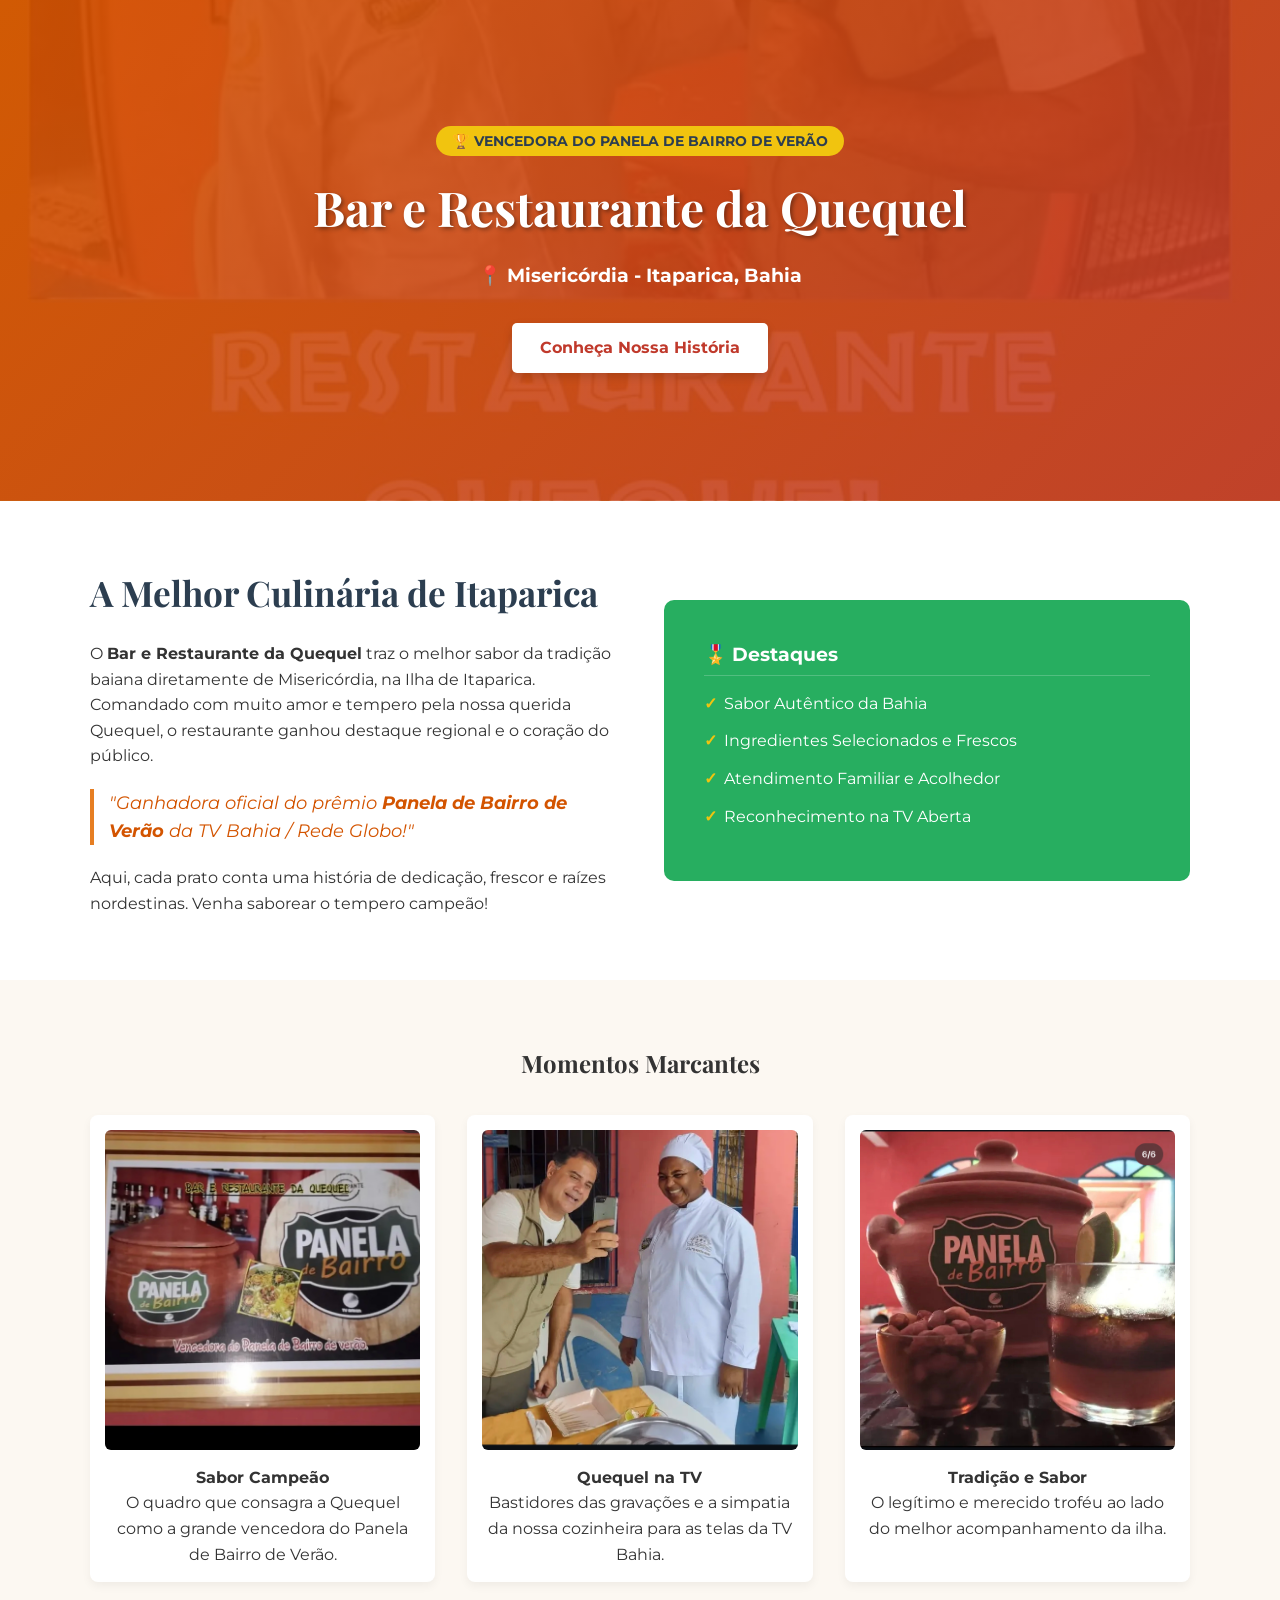
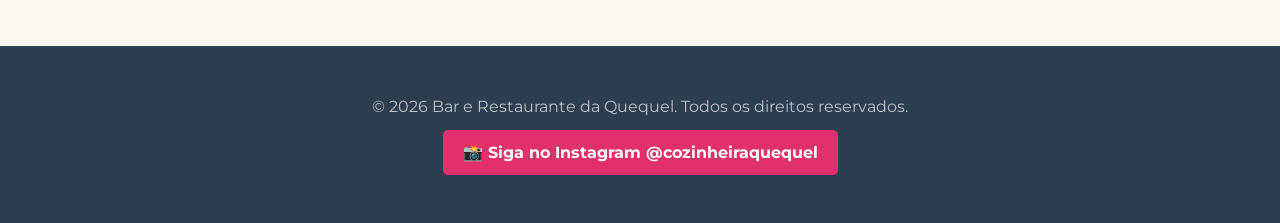
<file: index.html>
<!DOCTYPE html>
<html lang="pt-BR">
<head>
    <meta charset="UTF-8">
    <meta name="viewport" content="width=device-width, initial-scale=1.0">
    <title>Bar e Restaurante da Quequel - Vencedora Panela de Bairro</title>
    
    <link rel="preconnect" href="https://fonts.googleapis.com">
    <link rel="preconnect" href="https://fonts.gstatic.com" crossorigin>
    <link href="https://fonts.googleapis.com/css2?family=Montserrat:wght@400;700&family=Playfair+Display:wght@700&display=swap" rel="stylesheet">
    
    <style>
        * { box-sizing: border-box; margin: 0; padding: 0; }
        body { font-family: 'Montserrat', sans-serif; color: #333; line-height: 1.6; background-color: #fff; }
        .container { width: 90%; max-width: 1100px; margin: 0 auto; }
        .section { padding: 4rem 0; }
        .bg-light { background-color: #fcf8f2; }
        .text-center { text-align: center; }

        .hero {
            background: linear-gradient(135deg, rgba(211, 84, 0, 0.9), rgba(192, 57, 43, 0.9)), 
                        url('IMG_9346_1782673098651.jpeg'); /* Foto da Quequel com os clientes */
            background-size: cover;
            background-position: center;
            color: white;
            padding: 8rem 0;
            text-align: center;
        }
        .hero h1 { font-family: 'Playfair Display', serif; font-size: 3rem; margin: 15px 0; font-weight: 700; text-shadow: 2px 2px 4px rgba(0,0,0,0.4); }
        .hero .location { font-size: 1.2rem; margin-bottom: 2rem; font-weight: bold; }
        .badge { background-color: #f1c40f; color: #2c3e50; padding: 6px 16px; border-radius: 50px; font-weight: bold; font-size: 0.9rem; text-transform: uppercase; }
        
        .btn-main { background-color: #ffffff; color: #c0392b; padding: 12px 28px; text-decoration: none; font-weight: bold; border-radius: 5px; box-shadow: 0 4px 10px rgba(0,0,0,0.15); transition: all 0.3s ease; display: inline-block; }
        .btn-main:hover { background-color: #f1c40f; color: #2c3e50; }

        .grid-2 { display: grid; grid-template-columns: 1fr 1fr; gap: 3rem; align-items: center; }
        .grid-3 { display: grid; grid-template-columns: repeat(auto-fit, minmax(280px, 1fr)); gap: 2rem; }
        @media (max-width: 768px) { .grid-2 { grid-template-columns: 1fr; } .hero h1 { font-size: 2.2rem; } }

        .sobre-texto h2 { font-family: 'Playfair Display', serif; font-size: 2.2rem; color: #2c3e50; margin-bottom: 20px; }
        blockquote { border-left: 4px solid #e67e22; padding-left: 15px; margin: 20px 0; font-style: italic; color: #d35400; font-size: 1.1rem; }

        .card-premio { background-color: #27ae60; color: white; padding: 2.5rem; border-radius: 10px; }
        .card-premio h3 { margin-bottom: 15px; border-bottom: 1px solid rgba(255,255,255,0.2); padding-bottom: 5px; }
        .card-premio ul { list-style: none; }
        .card-premio ul li { margin-bottom: 12px; padding-left: 20px; position: relative; }
        .card-premio ul li::before { content: "✓"; position: absolute; left: 0; color: #f1c40f; font-weight: bold; }

        .galeria-card { background: white; padding: 15px; border-radius: 8px; box-shadow: 0 4px 10px rgba(0,0,0,0.05); text-align: center; }
        .galeria-card img { width: 100%; height: 320px; object-fit: cover; border-radius: 6px; margin-bottom: 15px; display: block; }

        footer { background-color: #2c3e50; color: #bdc3c7; padding: 3rem 0; text-align: center; }
        .instagram-btn { background-color: #e1306c; color: white; padding: 10px 20px; text-decoration: none; font-weight: bold; border-radius: 5px; display: inline-block; margin-top: 10px; }
    </style>
</head>
<body>

    <header class="hero">
        <div class="container">
            <span class="badge">🏆 Vencedora do Panela de Bairro de Verão</span>
            <h1>Bar e Restaurante da Quequel</h1>
            <p class="location">📍 Misericórdia - Itaparica, Bahia</p>
            <a href="#sobre" class="btn-main">Conheça Nossa História</a>
        </div>
    </header>

    <section id="sobre" class="container section">
        <div class="grid-2">
            <div class="sobre-texto">
                <h2>A Melhor Culinária de Itaparica</h2>
                <p>O <strong>Bar e Restaurante da Quequel</strong> traz o melhor sabor da tradição baiana diretamente de Misericórdia, na Ilha de Itaparica. Comandado com muito amor e tempero pela nossa querida Quequel, o restaurante ganhou destaque regional e o coração do público.</p>
                <blockquote>
                    "Ganhadora oficial do prêmio <strong>Panela de Bairro de Verão</strong> da TV Bahia / Rede Globo!"
                </blockquote>
                <p>Aqui, cada prato conta uma história de dedicação, frescor e raízes nordestinas. Venha saborear o tempero campeão!</p>
            </div>
            <div class="sobre-destaque">
                <div class="card-premio">
                    <h3>🎖️ Destaques</h3>
                    <ul>
                        <li>Sabor Autêntico da Bahia</li>
                        <li>Ingredientes Selecionados e Frescos</li>
                        <li>Atendimento Familiar e Acolhedor</li>
                        <li>Reconhecimento na TV Aberta</li>
                    </ul>
                </div>
            </div>
        </div>
    </section>

    <section class="bg-light section">
        <div class="container">
            <h2 class="text-center" style="margin-bottom: 2rem; font-family: 'Playfair Display', serif;">Momentos Marcantes</h2>
            <div class="grid-3">
                
                <div class="galeria-card">
                    <img src="IMG_9347_1782673098651.jpeg" alt="Vencedora Oficial">
                    <h4>Sabor Campeão</h4>
                    <p>O quadro que consagra a Quequel como a grande vencedora do Panela de Bairro de Verão.</p>
                </div>

                <div class="galeria-card">
                    <img src="IMG_9349_1782673098649.jpeg" alt="Quequel na TV">
                    <h4>Quequel na TV</h4>
                    <p>Bastidores das gravações e a simpatia da nossa cozinheira para as telas da TV Bahia.</p>
                </div>

                <div class="galeria-card">
                    <img src="IMG_9348_1782673098651.jpeg" alt="Troféu Panela de Bairro">
                    <h4>Tradição e Sabor</h4>
                    <p>O legítimo e merecido troféu ao lado do melhor acompanhamento da ilha.</p>
                </div>

            </div>
        </div>
    </section>

    <footer>
        <div class="container">
            <p>&copy; 2026 Bar e Restaurante da Quequel. Todos os direitos reservados.</p>
            <a href="https://www.instagram.com/cozinheiraquequel" target="_blank" class="instagram-btn">
                📸 Siga no Instagram @cozinheiraquequel
            </a>
        </div>
    </footer>

</body>
</html>
</file>
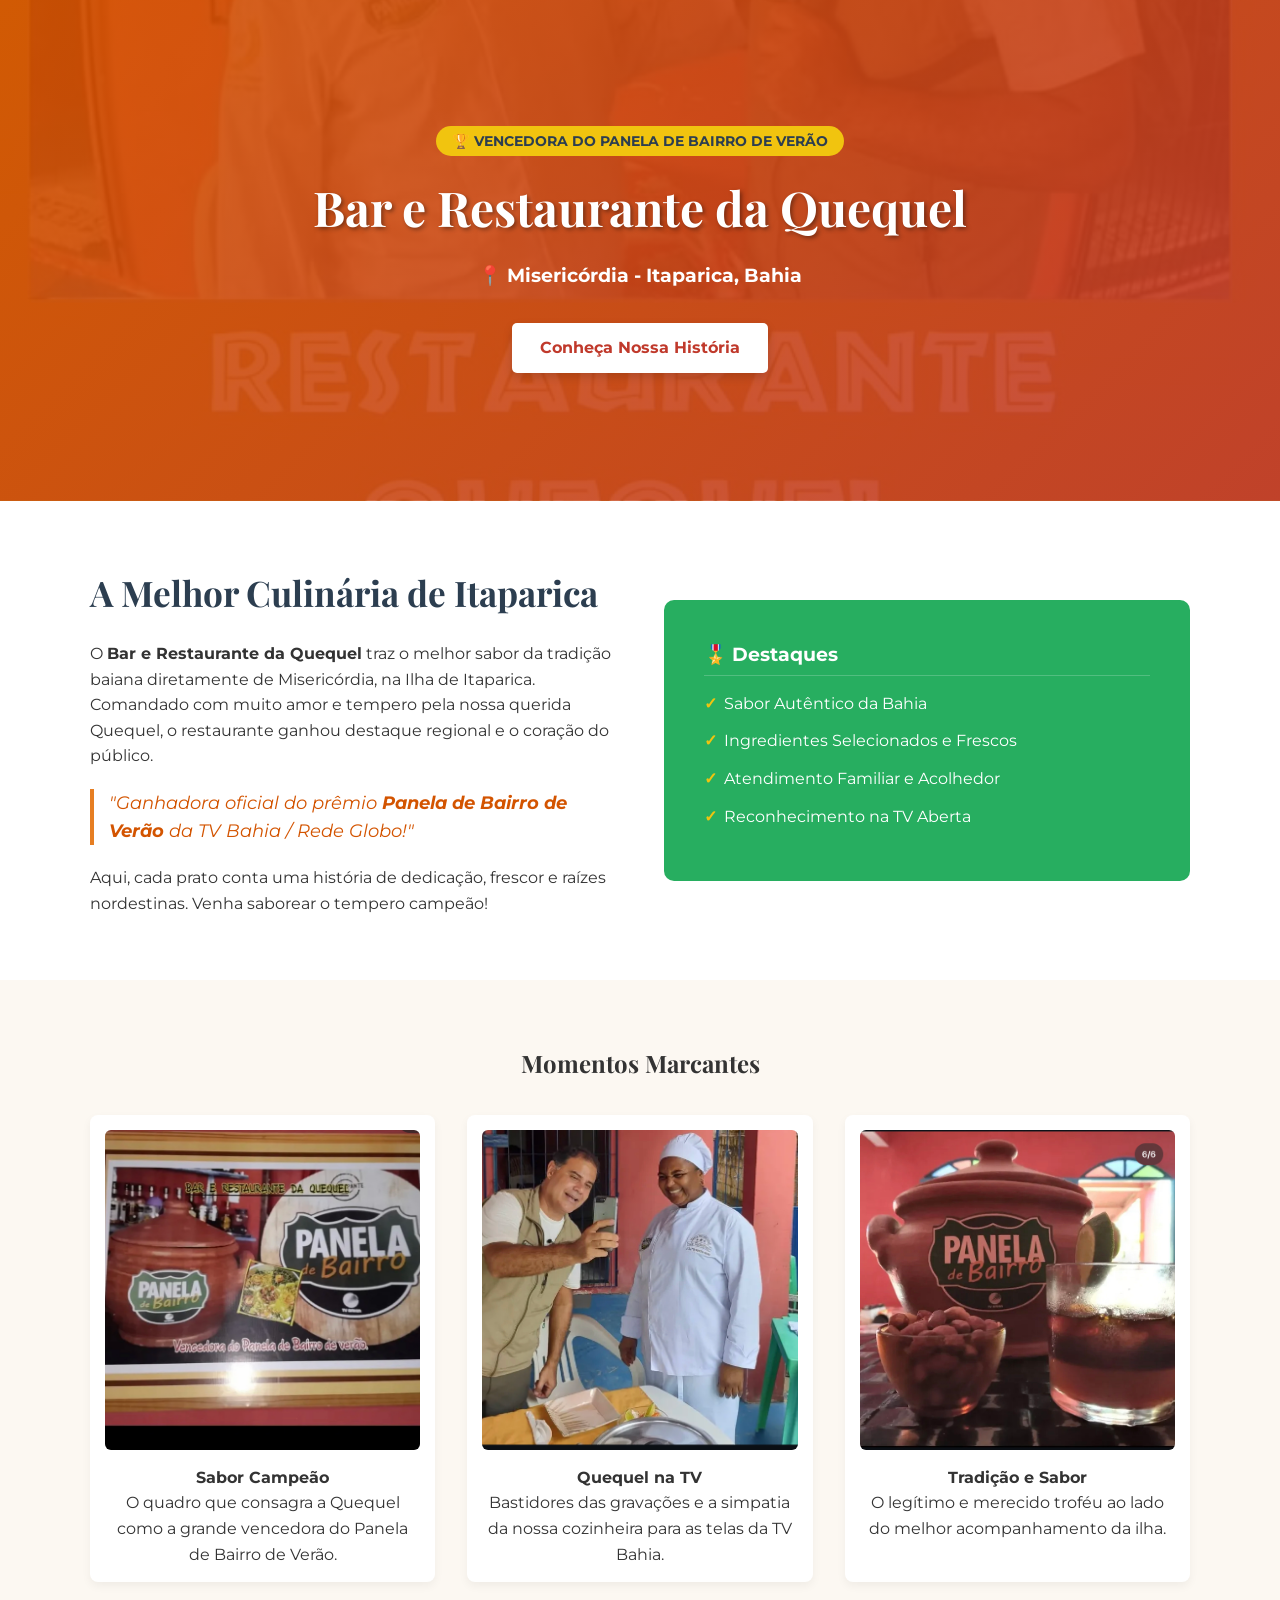
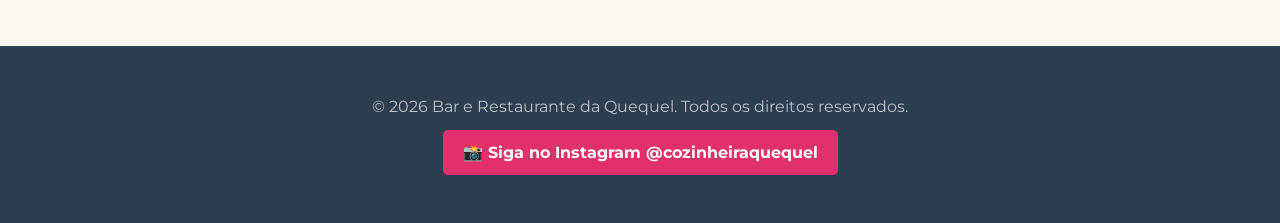
<file: index.html.html>
<!DOCTYPE html>
<html lang="pt-BR">
<head>
    <meta charset="UTF-8">
    <meta name="viewport" content="width=device-width, initial-scale=1.0">
    <title>Bar e Restaurante da Quequel - Vencedora Panela de Bairro</title>
    
    <link rel="preconnect" href="https://fonts.googleapis.com">
    <link rel="preconnect" href="https://fonts.gstatic.com" crossorigin>
    <link href="https://fonts.googleapis.com/css2?family=Montserrat:wght@400;700&family=Playfair+Display:wght@700&display=swap" rel="stylesheet">
    
    <style>
        * { box-sizing: border-box; margin: 0; padding: 0; }
        body { font-family: 'Montserrat', sans-serif; color: #333; line-height: 1.6; background-color: #fff; }
        .container { width: 90%; max-width: 1100px; margin: 0 auto; }
        .section { padding: 4rem 0; }
        .bg-light { background-color: #fcf8f2; }
        .text-center { text-align: center; }

        .hero {
            background: linear-gradient(135deg, rgba(211, 84, 0, 0.9), rgba(192, 57, 43, 0.9)), 
                        url('IMG_9346_1782673098651.jpeg'); /* Foto da Quequel com os clientes */
            background-size: cover;
            background-position: center;
            color: white;
            padding: 8rem 0;
            text-align: center;
        }
        .hero h1 { font-family: 'Playfair Display', serif; font-size: 3rem; margin: 15px 0; font-weight: 700; text-shadow: 2px 2px 4px rgba(0,0,0,0.4); }
        .hero .location { font-size: 1.2rem; margin-bottom: 2rem; font-weight: bold; }
        .badge { background-color: #f1c40f; color: #2c3e50; padding: 6px 16px; border-radius: 50px; font-weight: bold; font-size: 0.9rem; text-transform: uppercase; }
        
        .btn-main { background-color: #ffffff; color: #c0392b; padding: 12px 28px; text-decoration: none; font-weight: bold; border-radius: 5px; box-shadow: 0 4px 10px rgba(0,0,0,0.15); transition: all 0.3s ease; display: inline-block; }
        .btn-main:hover { background-color: #f1c40f; color: #2c3e50; }

        .grid-2 { display: grid; grid-template-columns: 1fr 1fr; gap: 3rem; align-items: center; }
        .grid-3 { display: grid; grid-template-columns: repeat(auto-fit, minmax(280px, 1fr)); gap: 2rem; }
        @media (max-width: 768px) { .grid-2 { grid-template-columns: 1fr; } .hero h1 { font-size: 2.2rem; } }

        .sobre-texto h2 { font-family: 'Playfair Display', serif; font-size: 2.2rem; color: #2c3e50; margin-bottom: 20px; }
        blockquote { border-left: 4px solid #e67e22; padding-left: 15px; margin: 20px 0; font-style: italic; color: #d35400; font-size: 1.1rem; }

        .card-premio { background-color: #27ae60; color: white; padding: 2.5rem; border-radius: 10px; }
        .card-premio h3 { margin-bottom: 15px; border-bottom: 1px solid rgba(255,255,255,0.2); padding-bottom: 5px; }
        .card-premio ul { list-style: none; }
        .card-premio ul li { margin-bottom: 12px; padding-left: 20px; position: relative; }
        .card-premio ul li::before { content: "✓"; position: absolute; left: 0; color: #f1c40f; font-weight: bold; }

        .galeria-card { background: white; padding: 15px; border-radius: 8px; box-shadow: 0 4px 10px rgba(0,0,0,0.05); text-align: center; }
        .galeria-card img { width: 100%; height: 320px; object-fit: cover; border-radius: 6px; margin-bottom: 15px; display: block; }

        footer { background-color: #2c3e50; color: #bdc3c7; padding: 3rem 0; text-align: center; }
        .instagram-btn { background-color: #e1306c; color: white; padding: 10px 20px; text-decoration: none; font-weight: bold; border-radius: 5px; display: inline-block; margin-top: 10px; }
    </style>
</head>
<body>

    <header class="hero">
        <div class="container">
            <span class="badge">🏆 Vencedora do Panela de Bairro de Verão</span>
            <h1>Bar e Restaurante da Quequel</h1>
            <p class="location">📍 Misericórdia - Itaparica, Bahia</p>
            <a href="#sobre" class="btn-main">Conheça Nossa História</a>
        </div>
    </header>

    <section id="sobre" class="container section">
        <div class="grid-2">
            <div class="sobre-texto">
                <h2>A Melhor Culinária de Itaparica</h2>
                <p>O <strong>Bar e Restaurante da Quequel</strong> traz o melhor sabor da tradição baiana diretamente de Misericórdia, na Ilha de Itaparica. Comandado com muito amor e tempero pela nossa querida Quequel, o restaurante ganhou destaque regional e o coração do público.</p>
                <blockquote>
                    "Ganhadora oficial do prêmio <strong>Panela de Bairro de Verão</strong> da TV Bahia / Rede Globo!"
                </blockquote>
                <p>Aqui, cada prato conta uma história de dedicação, frescor e raízes nordestinas. Venha saborear o tempero campeão!</p>
            </div>
            <div class="sobre-destaque">
                <div class="card-premio">
                    <h3>🎖️ Destaques</h3>
                    <ul>
                        <li>Sabor Autêntico da Bahia</li>
                        <li>Ingredientes Selecionados e Frescos</li>
                        <li>Atendimento Familiar e Acolhedor</li>
                        <li>Reconhecimento na TV Aberta</li>
                    </ul>
                </div>
            </div>
        </div>
    </section>

    <section class="bg-light section">
        <div class="container">
            <h2 class="text-center" style="margin-bottom: 2rem; font-family: 'Playfair Display', serif;">Momentos Marcantes</h2>
            <div class="grid-3">
                
                <div class="galeria-card">
                    <img src="IMG_9347_1782673098651.jpeg" alt="Vencedora Oficial">
                    <h4>Sabor Campeão</h4>
                    <p>O quadro que consagra a Quequel como a grande vencedora do Panela de Bairro de Verão.</p>
                </div>

                <div class="galeria-card">
                    <img src="IMG_9349_1782673098649.jpeg" alt="Quequel na TV">
                    <h4>Quequel na TV</h4>
                    <p>Bastidores das gravações e a simpatia da nossa cozinheira para as telas da TV Bahia.</p>
                </div>

                <div class="galeria-card">
                    <img src="IMG_9348_1782673098651.jpeg" alt="Troféu Panela de Bairro">
                    <h4>Tradição e Sabor</h4>
                    <p>O legítimo e merecido troféu ao lado do melhor acompanhamento da ilha.</p>
                </div>

            </div>
        </div>
    </section>

    <footer>
        <div class="container">
            <p>&copy; 2026 Bar e Restaurante da Quequel. Todos os direitos reservados.</p>
            <a href="https://www.instagram.com/cozinheiraquequel" target="_blank" class="instagram-btn">
                📸 Siga no Instagram @cozinheiraquequel
            </a>
        </div>
    </footer>

</body>
</html>
</file>
